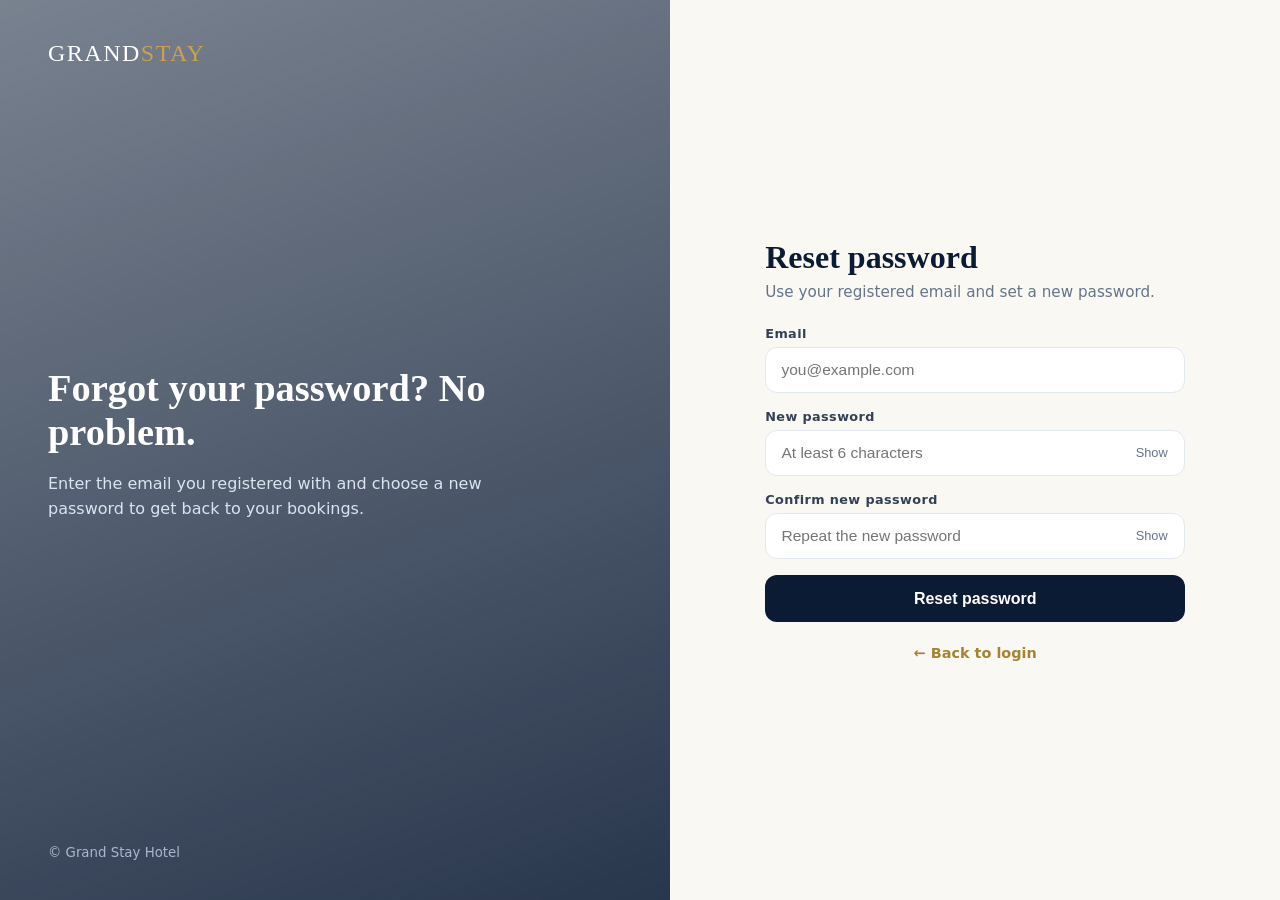
<file: frontend/forgot-password.html>
<!DOCTYPE html>
<html lang="en">
<head>
  <meta charset="UTF-8" />
  <meta name="viewport" content="width=device-width, initial-scale=1" />
  <title>Reset password - Grand Stay Hotel</title>
  <link rel="stylesheet" href="auth.css" />
</head>
<body class="auth">
  <aside class="visual" style="--bg:url('https://images.unsplash.com/photo-1578683010236-d716f9a3f461?auto=format&fit=crop&w=1400&q=80')">
    <a class="brand" href="index.html">GRAND<span>STAY</span></a>
    <div>
      <h2>Forgot your password? No problem.</h2>
      <p class="sub">Enter the email you registered with and choose a new password to get back to your bookings.</p>
    </div>
    <small>&copy; Grand Stay Hotel</small>
  </aside>

  <main class="panel">
    <div class="box">
      <a class="mobile-brand" href="index.html">GRAND<span>STAY</span></a>
      <h1>Reset password</h1>
      <p class="lead">Use your registered email and set a new password.</p>

      <div id="alert" class="alert" hidden></div>

      <form id="resetForm" novalidate>
        <div class="field">
          <label for="email">Email</label>
          <div class="input"><input type="email" id="email" autocomplete="email" placeholder="you@example.com" /></div>
        </div>
        <div class="field">
          <label for="newPassword">New password</label>
          <div class="input has-toggle">
            <input type="password" id="newPassword" autocomplete="new-password" placeholder="At least 6 characters" />
            <button type="button" class="toggle">Show</button>
          </div>
        </div>
        <div class="field">
          <label for="confirmPassword">Confirm new password</label>
          <div class="input has-toggle">
            <input type="password" id="confirmPassword" autocomplete="new-password" placeholder="Repeat the new password" />
            <button type="button" class="toggle">Show</button>
          </div>
        </div>
        <button type="submit" class="submit" id="submitBtn">Reset password</button>
      </form>

      <div class="alt"><a href="login.html">&larr; Back to login</a></div>
    </div>
  </main>

  <script src="config.js"></script>
  <script src="auth.js"></script>
  <script>
    const form = document.getElementById("resetForm");
    const alertBox = document.getElementById("alert");
    const btn = document.getElementById("submitBtn");
    const el = {
      email: document.getElementById("email"),
      newPassword: document.getElementById("newPassword"),
      confirmPassword: document.getElementById("confirmPassword"),
    };
    Auth.wireToggles();

    form.addEventListener("submit", async (e) => {
      e.preventDefault();
      Auth.clearFieldErrors(form);
      Auth.showAlert(alertBox, "", "");

      const payload = {
        email: el.email.value.trim(),
        newPassword: el.newPassword.value,
        confirmPassword: el.confirmPassword.value,
      };
      let ok = true;
      const fail = (k, m) => { Auth.setFieldError(el[k], m); ok = false; };
      if (!/^[^\s@]+@[^\s@]+\.[^\s@]+$/.test(payload.email)) fail("email", "Enter a valid email address");
      if (payload.newPassword.length < 6) fail("newPassword", "Password must be at least 6 characters");
      if (payload.confirmPassword !== payload.newPassword) fail("confirmPassword", "Passwords do not match");
      if (!ok) return;

      Auth.setBusy(btn, true, "Resetting...");
      const r = await Auth.post("/reset-password", payload);

      if (r.ok) {
        Auth.showAlert(alertBox, "success", "Password reset successfully. Redirecting to login...");
        setTimeout(() => { window.location.href = "login.html?reset=1"; }, 1200);
        return;
      }
      const msg = Auth.explain(r);
      Object.keys(msg.fields).forEach((k) => { if (el[k]) Auth.setFieldError(el[k], msg.fields[k]); });
      Auth.showAlert(alertBox, "error", msg.general || "Please fix the highlighted fields.");
      Auth.setBusy(btn, false, "Reset password");
    });
  </script>
</body>
</html>
</file>
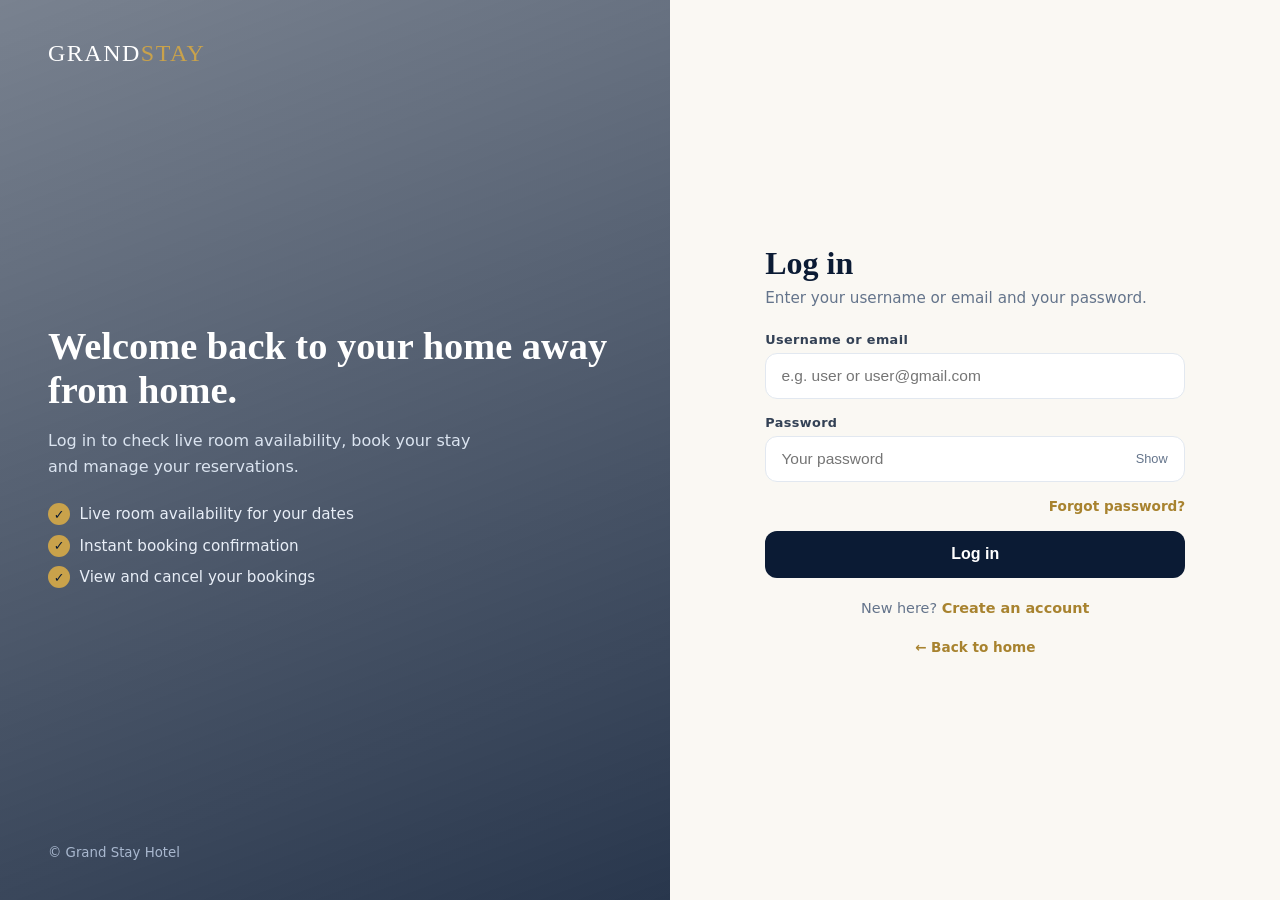
<file: frontend/login.html>
<!DOCTYPE html>
<html lang="en">
<head>
  <meta charset="UTF-8" />
  <meta name="viewport" content="width=device-width, initial-scale=1" />
  <title>Login - Grand Stay Hotel</title>
  <link rel="stylesheet" href="auth.css" />
</head>
<body class="auth">
  <aside class="visual" style="--bg:url('https://images.unsplash.com/photo-1566073771259-6a8506099945?auto=format&fit=crop&w=1400&q=80')">
    <a class="brand" href="index.html">GRAND<span>STAY</span></a>
    <div>
      <h2>Welcome back to your home away from home.</h2>
      <p class="sub">Log in to check live room availability, book your stay and manage your reservations.</p>
      <ul class="points">
        <li>Live room availability for your dates</li>
        <li>Instant booking confirmation</li>
        <li>View and cancel your bookings</li>
      </ul>
    </div>
    <small>&copy; Grand Stay Hotel</small>
  </aside>

  <main class="panel">
    <div class="box">
      <a class="mobile-brand" href="index.html">GRAND<span>STAY</span></a>
      <h1>Log in</h1>
      <p class="lead">Enter your username or email and your password.</p>

      <div id="alert" class="alert" hidden></div>

      <form id="loginForm" novalidate>
        <div class="field">
          <label for="usernameOrEmail">Username or email</label>
          <div class="input"><input type="text" id="usernameOrEmail" autocomplete="username" placeholder="e.g. user or user@gmail.com" /></div>
        </div>
        <div class="field">
          <label for="password">Password</label>
          <div class="input has-toggle">
            <input type="password" id="password" autocomplete="current-password" placeholder="Your password" />
            <button type="button" class="toggle">Show</button>
          </div>
        </div>
        <div class="row-between"><span></span><a href="forgot-password.html">Forgot password?</a></div>
        <button type="submit" class="submit" id="submitBtn">Log in</button>
      </form>

      <div class="alt">New here? <a href="signup.html">Create an account</a></div>
      <div class="alt" style="margin-top:0.4rem"><a class="home-link" href="index.html">&larr; Back to home</a></div>
    </div>
  </main>

  <script src="config.js"></script>
  <script src="auth.js"></script>
  <script>
    const form = document.getElementById("loginForm");
    const alertBox = document.getElementById("alert");
    const btn = document.getElementById("submitBtn");
    const idInput = document.getElementById("usernameOrEmail");
    const pwInput = document.getElementById("password");

    Auth.wireToggles();
    if (Auth.loggedIn()) window.location.replace("rooms.html");

    const params = new URLSearchParams(location.search);
    if (params.get("registered")) {
      Auth.showAlert(alertBox, "success", "Account created! Please log in.");
      idInput.value = params.get("registered");
      pwInput.focus();
    } else if (params.get("reset")) {
      Auth.showAlert(alertBox, "success", "Password changed. Please log in with your new password.");
    }

    form.addEventListener("submit", async (e) => {
      e.preventDefault();
      Auth.clearFieldErrors(form);
      Auth.showAlert(alertBox, "", "");

      const usernameOrEmail = idInput.value.trim();
      const password = pwInput.value;
      let bad = false;
      if (!usernameOrEmail) { Auth.setFieldError(idInput, "Username or email is required"); bad = true; }
      if (!password) { Auth.setFieldError(pwInput, "Password is required"); bad = true; }
      if (bad) return;

      Auth.setBusy(btn, true, "Logging in...");
      const r = await Auth.post("/login", { usernameOrEmail, password });

      if (r.ok && r.data && r.data.customer) {
        localStorage.setItem(SESSION_KEY, JSON.stringify(r.data.customer));
        Auth.showAlert(alertBox, "success", "Login successful. Taking you to the rooms...");
        setTimeout(() => { window.location.href = "rooms.html"; }, 600);
        return;
      }

      const msg = Auth.explain(r);
      Object.keys(msg.fields).forEach((k) => {
        if (k === "usernameOrEmail") Auth.setFieldError(idInput, msg.fields[k]);
        if (k === "password") Auth.setFieldError(pwInput, msg.fields[k]);
      });
      Auth.showAlert(alertBox, "error", msg.general || (Object.keys(msg.fields).length ? "" : "Login failed."));
      Auth.setBusy(btn, false, "Log in");
    });
  </script>
</body>
</html>
</file>
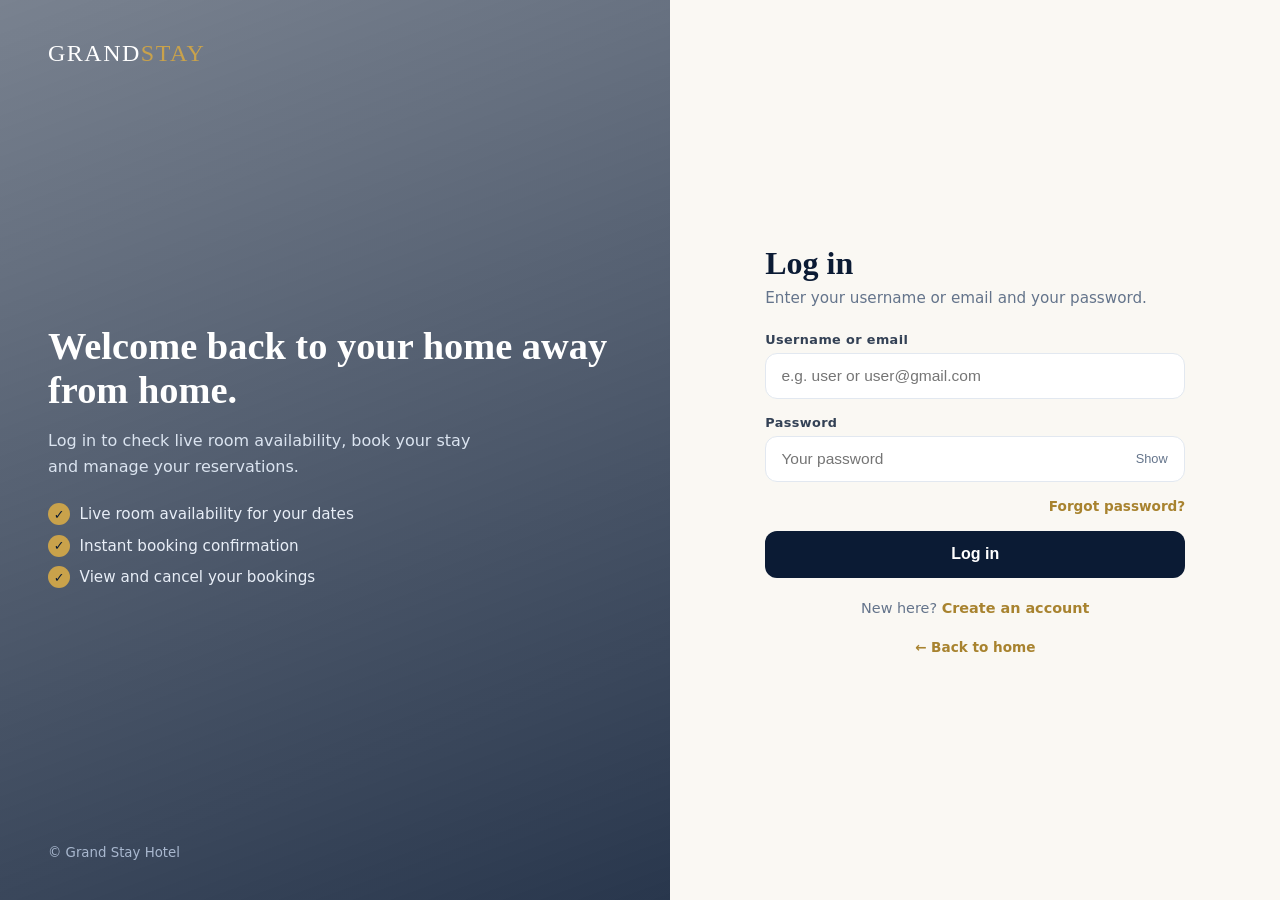
<file: frontend/rooms.html>
<!DOCTYPE html>
<html lang="en">
<head>
  <meta charset="UTF-8" />
  <meta name="viewport" content="width=device-width, initial-scale=1" />
  <title>Rooms - Grand Stay Hotel</title>
  <link rel="stylesheet" href="site.css" />
</head>
<body class="site">
  <header class="nav">
    <a class="brand" href="index.html">GRAND<span>STAY</span></a>
    <nav class="nav-links">
      <button class="link active" id="tabRooms" type="button">Rooms</button>
      <button class="link" id="tabBookings" type="button">My Bookings</button>
      <span class="user-chip"><span class="avatar" id="avatar">U</span><span id="userName"></span></span>
      <button class="link" id="logoutBtn" type="button">Logout</button>
    </nav>
  </header>

  <section class="hero small">
    <div>
      <div class="eyebrow">Room Availability</div>
      <h1 id="heroTitle">Welcome</h1>
      <p class="lead">Pick your dates to see which rooms are free, then book instantly.</p>
    </div>
  </section>

  <!-- ROOMS VIEW -->
  <main id="roomsView">
    <div class="search-wrap">
      <form class="search-bar" id="searchForm">
        <div>
          <label for="checkIn">Check-in</label>
          <input type="date" id="checkIn" required />
        </div>
        <div>
          <label for="checkOut">Check-out</label>
          <input type="date" id="checkOut" required />
        </div>
        <div>
          <label>Stay</label>
          <div class="nights-pill" id="nightsPill">-</div>
        </div>
        <button class="btn-gold" type="submit">Check availability</button>
      </form>
    </div>

    <section class="section">
      <div class="container">
        <div class="toolbar">
          <div class="chips" id="typeChips"></div>
          <div class="tools">
            <label>Max price <input type="range" id="priceRange" /> <b id="priceLabel"></b></label>
            <label>Sort
              <select id="sortBy">
                <option value="low">Price: low to high</option>
                <option value="high">Price: high to low</option>
                <option value="number">Room number</option>
              </select>
            </label>
          </div>
        </div>
        <div class="result-count" id="resultCount"></div>
        <div class="grid" id="roomGrid"></div>
      </div>
    </section>
  </main>

  <!-- BOOKINGS VIEW -->
  <main id="bookingsView" hidden>
    <section class="section">
      <div class="container">
        <div class="section-title">
          <div class="eyebrow">Your trips</div>
          <h2>My bookings</h2>
        </div>
        <div class="booking-list" id="bookingList"></div>
      </div>
    </section>
  </main>

  <!-- ROOM DETAIL / BOOKING MODAL -->
  <div class="modal-back" id="modalBack" hidden>
    <div class="modal" role="dialog" aria-modal="true">
      <button class="modal-close" id="modalClose" type="button" aria-label="Close">&times;</button>
      <div class="gallery">
        <div class="main"><img id="galleryMain" alt="Room photo" /></div>
        <div class="thumbs" id="thumbs"></div>
      </div>
      <div class="modal-info">
        <div>
          <div class="room-no" id="mRoomNo"></div>
          <h2 id="mTitle"></h2>
        </div>
        <p class="room-desc" id="mDesc"></p>
        <div class="amenities" id="mAmenities"></div>
        <div class="breakdown" id="mBreakdown"></div>
        <div class="form-error" id="mError"></div>
        <button class="btn-gold" id="confirmBtn" type="button">Confirm booking</button>
      </div>
    </div>
  </div>

  <div class="toast-box" id="toasts"></div>
  <footer class="footer">&copy; Grand Stay Hotel &middot; Hotel Management System (Microservices)</footer>

  <script src="config.js"></script>
  <script src="rooms.js"></script>
</body>
</html>
</file>
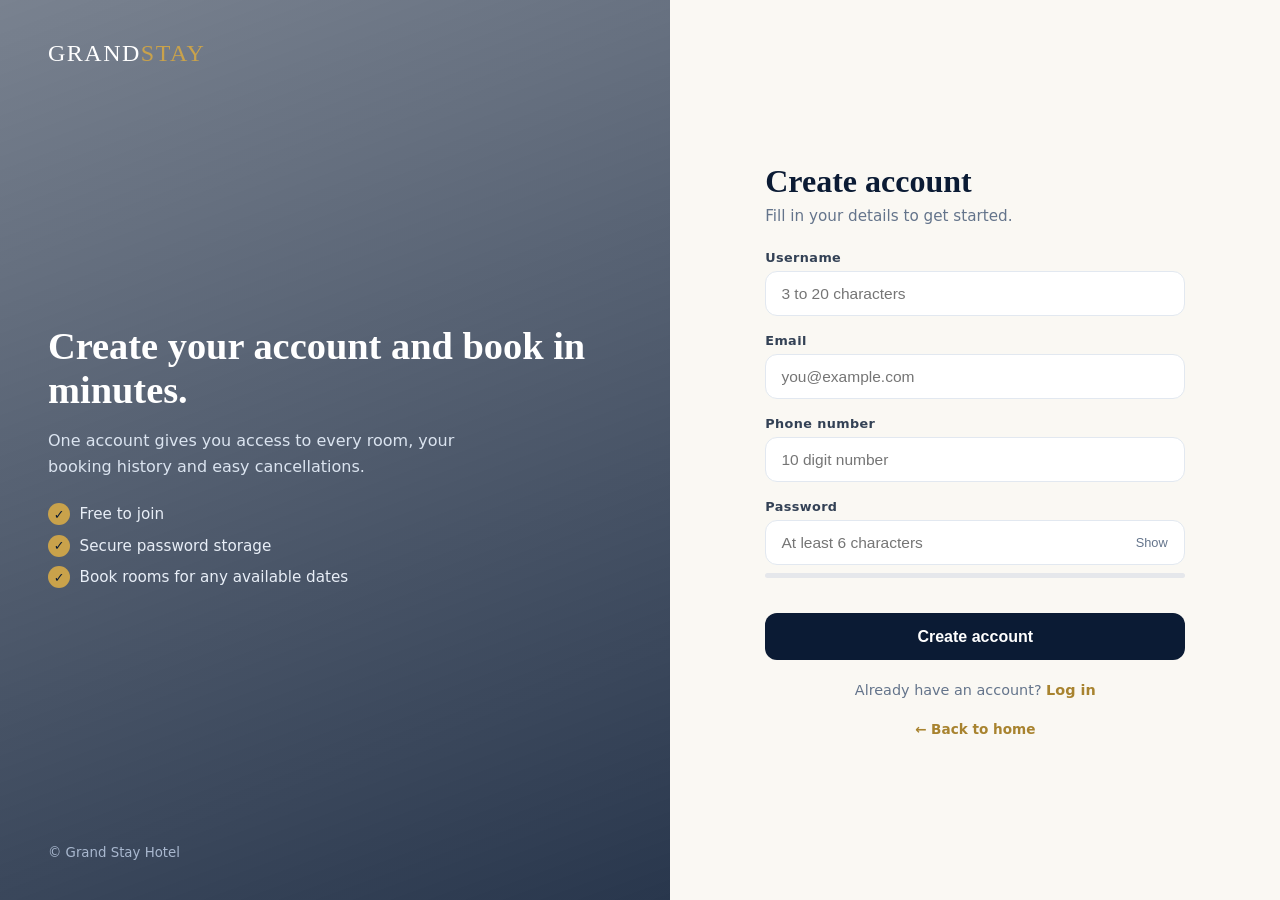
<file: frontend/signup.html>
<!DOCTYPE html>
<html lang="en">
<head>
  <meta charset="UTF-8" />
  <meta name="viewport" content="width=device-width, initial-scale=1" />
  <title>Sign up - Grand Stay Hotel</title>
  <link rel="stylesheet" href="auth.css" />
</head>
<body class="auth">
  <aside class="visual" style="--bg:url('https://images.unsplash.com/photo-1582719478250-c89cae4dc85b?auto=format&fit=crop&w=1400&q=80')">
    <a class="brand" href="index.html">GRAND<span>STAY</span></a>
    <div>
      <h2>Create your account and book in minutes.</h2>
      <p class="sub">One account gives you access to every room, your booking history and easy cancellations.</p>
      <ul class="points">
        <li>Free to join</li>
        <li>Secure password storage</li>
        <li>Book rooms for any available dates</li>
      </ul>
    </div>
    <small>&copy; Grand Stay Hotel</small>
  </aside>

  <main class="panel">
    <div class="box">
      <a class="mobile-brand" href="index.html">GRAND<span>STAY</span></a>
      <h1>Create account</h1>
      <p class="lead">Fill in your details to get started.</p>

      <div id="alert" class="alert" hidden></div>

      <form id="signupForm" novalidate>
        <div class="field">
          <label for="username">Username</label>
          <div class="input"><input type="text" id="username" autocomplete="username" placeholder="3 to 20 characters" maxlength="20" /></div>
        </div>
        <div class="field">
          <label for="email">Email</label>
          <div class="input"><input type="email" id="email" autocomplete="email" placeholder="you@example.com" /></div>
        </div>
        <div class="field">
          <label for="phoneNumber">Phone number</label>
          <div class="input"><input type="text" id="phoneNumber" inputmode="numeric" autocomplete="tel" placeholder="10 digit number" maxlength="10" /></div>
        </div>
        <div class="field">
          <label for="password">Password</label>
          <div class="input has-toggle">
            <input type="password" id="password" autocomplete="new-password" placeholder="At least 6 characters" />
            <button type="button" class="toggle">Show</button>
          </div>
          <div class="strength"><i id="strengthBar"></i></div>
          <div class="strength-text" id="strengthText">&nbsp;</div>
        </div>
        <button type="submit" class="submit" id="submitBtn">Create account</button>
      </form>

      <div class="alt">Already have an account? <a href="login.html">Log in</a></div>
      <div class="alt" style="margin-top:0.4rem"><a class="home-link" href="index.html">&larr; Back to home</a></div>
    </div>
  </main>

  <script src="config.js"></script>
  <script src="auth.js"></script>
  <script>
    const form = document.getElementById("signupForm");
    const alertBox = document.getElementById("alert");
    const btn = document.getElementById("submitBtn");
    const el = {
      username: document.getElementById("username"),
      email: document.getElementById("email"),
      phoneNumber: document.getElementById("phoneNumber"),
      password: document.getElementById("password"),
    };

    Auth.wireToggles();
    if (Auth.loggedIn()) window.location.replace("rooms.html");

    el.phoneNumber.addEventListener("input", () => {
      el.phoneNumber.value = el.phoneNumber.value.replace(/\D/g, "").slice(0, 10);
    });

    el.password.addEventListener("input", () => {
      const v = el.password.value;
      let score = 0;
      if (v.length >= 6) score++;
      if (v.length >= 10) score++;
      if (/[A-Z]/.test(v) && /[a-z]/.test(v)) score++;
      if (/\d/.test(v) && /[^A-Za-z0-9]/.test(v)) score++;
      const bar = document.getElementById("strengthBar");
      const label = ["Too short", "Weak", "Okay", "Good", "Strong"][v ? score : 0];
      bar.style.width = (v ? Math.max(score, 1) * 25 : 0) + "%";
      bar.style.background = ["#ef4444", "#ef4444", "#f59e0b", "#84cc16", "#16a34a"][v ? score : 0];
      document.getElementById("strengthText").textContent = v ? "Password strength: " + label : "\u00a0";
    });

    function validate(p) {
      let ok = true;
      const fail = (k, m) => { Auth.setFieldError(el[k], m); ok = false; };
      if (p.username.length < 3 || p.username.length > 20) fail("username", "Username must be 3 to 20 characters");
      if (!/^[^\s@]+@[^\s@]+\.[^\s@]+$/.test(p.email)) fail("email", "Enter a valid email address");
      if (!/^\d{10}$/.test(el.phoneNumber.value)) fail("phoneNumber", "Phone number must be exactly 10 digits");
      else if (el.phoneNumber.value[0] === "0") fail("phoneNumber", "Phone number cannot start with 0");
      if (p.password.length < 6) fail("password", "Password must be at least 6 characters");
      return ok;
    }

    form.addEventListener("submit", async (e) => {
      e.preventDefault();
      Auth.clearFieldErrors(form);
      Auth.showAlert(alertBox, "", "");

      const payload = {
        username: el.username.value.trim(),
        email: el.email.value.trim(),
        phoneNumber: Number(el.phoneNumber.value),
        password: el.password.value,
      };
      if (!validate(payload)) return;

      Auth.setBusy(btn, true, "Creating account...");
      const r = await Auth.post("/signup", payload);

      if (r.ok && r.data && r.data.customerId) {
        Auth.showAlert(alertBox, "success", `Welcome, ${r.data.username}! Redirecting you to login...`);
        setTimeout(() => {
          window.location.href = "login.html?registered=" + encodeURIComponent(r.data.username);
        }, 1000);
        return;
      }

      const msg = Auth.explain(r);
      Object.keys(msg.fields).forEach((k) => { if (el[k]) Auth.setFieldError(el[k], msg.fields[k]); });
      Auth.showAlert(alertBox, "error", msg.general || (Object.keys(msg.fields).length ? "Please fix the highlighted fields." : "Signup failed."));
      Auth.setBusy(btn, false, "Create account");
    });
  </script>
</body>
</html>
</file>
<file: frontend/auth.css>
:root {
  --navy: #0b1b34;
  --navy-2: #13294f;
  --gold: #c9a24b;
  --gold-dark: #a8832f;
  --ink: #0f172a;
  --soft: #64748b;
  --line: #e2e8f0;
  --bad: #b91c1c;
  --ok: #15803d;
}
* { box-sizing: border-box; }
[hidden] { display: none !important; }

body.auth {
  margin: 0;
  min-height: 100vh;
  display: grid;
  grid-template-columns: 1.1fr 1fr;
  font-family: "Segoe UI", system-ui, Arial, sans-serif;
  color: var(--ink);
  background: #fff;
}

/* ---------- Left visual panel ---------- */
.visual {
  position: relative;
  display: flex;
  flex-direction: column;
  justify-content: space-between;
  padding: 2.5rem 3rem;
  color: #fff;
  background:
    linear-gradient(160deg, rgba(11,27,52,0.55), rgba(11,27,52,0.88)),
    var(--bg) center/cover no-repeat;
}
.visual .brand { font-family: Georgia, serif; font-size: 1.5rem; letter-spacing: 1.5px; color: #fff; text-decoration: none; }
.visual .brand span { color: var(--gold); }
.visual h2 { font-family: Georgia, serif; font-size: clamp(1.8rem, 3vw, 2.8rem); line-height: 1.15; margin: 0 0 1rem; }
.visual p.sub { color: #dbe4f0; max-width: 440px; line-height: 1.6; margin: 0 0 1.5rem; }
.points { list-style: none; padding: 0; margin: 0; display: grid; gap: 0.6rem; }
.points li { display: flex; gap: 0.6rem; align-items: center; color: #e8eef7; font-size: 0.95rem; }
.points li::before { content: "✓"; display: grid; place-items: center; width: 22px; height: 22px; border-radius: 50%; background: var(--gold); color: var(--navy); font-weight: 700; font-size: 0.8rem; flex: none; }
.visual small { color: #a9b8cf; }

/* ---------- Right form panel ---------- */
.panel { display: flex; align-items: center; justify-content: center; padding: 2.5rem 1.5rem; background: #faf8f3; }
.box { width: 100%; max-width: 420px; }
.box .mobile-brand { display: none; font-family: Georgia, serif; font-size: 1.4rem; color: var(--navy); text-decoration: none; margin-bottom: 1rem; }
.box .mobile-brand span { color: var(--gold-dark); }
.box h1 { font-family: Georgia, serif; font-size: 2rem; margin: 0 0 0.4rem; color: var(--navy); }
.box .lead { margin: 0 0 1.6rem; color: var(--soft); font-size: 0.95rem; }

form { display: grid; gap: 1.05rem; }
.field label { display: block; font-size: 0.8rem; font-weight: 600; letter-spacing: 0.4px; color: #334155; margin-bottom: 0.35rem; }
.input { position: relative; }
.input input {
  width: 100%; padding: 0.8rem 0.95rem; font-size: 0.97rem; color: var(--ink);
  background: #fff; border: 1.5px solid var(--line); border-radius: 12px; transition: border-color 0.15s, box-shadow 0.15s;
}
.input input:focus { outline: none; border-color: var(--gold); box-shadow: 0 0 0 4px rgba(201,162,75,0.18); }
.field.invalid .input input { border-color: #f87171; background: #fff7f7; }
.field .err { color: var(--bad); font-size: 0.8rem; margin-top: 0.3rem; min-height: 0; }
.toggle { position: absolute; right: 8px; top: 50%; transform: translateY(-50%); background: none; border: none; color: var(--soft); font-size: 0.8rem; cursor: pointer; padding: 0.4rem 0.6rem; border-radius: 8px; }
.toggle:hover { background: #f1f5f9; color: var(--navy); }
.input.has-toggle input { padding-right: 4.2rem; }

.row2 { display: grid; grid-template-columns: 1fr 1fr; gap: 1rem; }
.row-between { display: flex; justify-content: space-between; align-items: center; font-size: 0.85rem; }
.row-between a, .alt a { color: var(--gold-dark); font-weight: 600; text-decoration: none; }
.row-between a:hover, .alt a:hover { text-decoration: underline; }

.strength { height: 5px; border-radius: 99px; background: #e5e7eb; overflow: hidden; margin-top: 0.5rem; }
.strength i { display: block; height: 100%; width: 0; background: #ef4444; transition: width 0.25s, background 0.25s; }
.strength-text { font-size: 0.75rem; color: var(--soft); margin-top: 0.25rem; }

.submit {
  display: flex; align-items: center; justify-content: center; gap: 0.6rem;
  padding: 0.9rem 1rem; border: none; border-radius: 12px; cursor: pointer;
  background: var(--navy); color: #fff; font-size: 1rem; font-weight: 600; transition: background 0.2s, transform 0.1s;
}
.submit:hover { background: var(--navy-2); }
.submit:active { transform: translateY(1px); }
.submit:disabled { opacity: 0.7; cursor: wait; }
.spin { width: 16px; height: 16px; border: 2px solid rgba(255,255,255,0.4); border-top-color: #fff; border-radius: 50%; animation: spin 0.7s linear infinite; }
@keyframes spin { to { transform: rotate(360deg); } }

.alert { padding: 0.8rem 1rem; border-radius: 12px; font-size: 0.9rem; line-height: 1.45; margin-bottom: 1rem; }
.alert.error { background: #fef2f2; color: var(--bad); border: 1px solid #fecaca; }
.alert.success { background: #f0fdf4; color: var(--ok); border: 1px solid #bbf7d0; }
.alert.info { background: #eff6ff; color: #1d4ed8; border: 1px solid #bfdbfe; }

.alt { margin-top: 1.4rem; text-align: center; color: var(--soft); font-size: 0.9rem; }
.home-link { display: inline-block; margin-top: 1rem; color: var(--soft); font-size: 0.85rem; text-decoration: none; }
.home-link:hover { color: var(--navy); }

@media (max-width: 860px) {
  body.auth { grid-template-columns: 1fr; }
  .visual { display: none; }
  .box .mobile-brand { display: inline-block; }
  .panel { align-items: flex-start; padding-top: 2rem; min-height: 100vh; }
}
@media (max-width: 440px) { .row2 { grid-template-columns: 1fr; } }
</file>
<file: frontend/site.css>
:root {
  --ink: #0f172a;
  --ink-soft: #475569;
  --gold: #c9a24b;
  --gold-dark: #a8832f;
  --navy: #0b1b34;
  --paper: #f8f6f1;
  --card: #ffffff;
  --line: #e7e2d6;
  --ok: #15803d;
  --bad: #b91c1c;
  --radius: 16px;
  --shadow: 0 12px 34px rgba(11, 27, 52, 0.12);
}

* { box-sizing: border-box; }
[hidden] { display: none !important; }

html { scroll-behavior: smooth; }

body.site {
  display: block;
  min-height: 100vh;
  margin: 0;
  background: var(--paper);
  color: var(--ink);
  font-family: "Segoe UI", system-ui, Arial, sans-serif;
}

body.site h1, body.site h2, body.site h3 {
  font-family: Georgia, "Times New Roman", serif;
  color: inherit;
  margin: 0;
}

body.site p { color: inherit; font-size: 1rem; margin: 0; }

/* ---------- Top navigation ---------- */
.nav {
  position: sticky;
  top: 0;
  z-index: 50;
  display: flex;
  align-items: center;
  justify-content: space-between;
  padding: 0.85rem 2rem;
  background: rgba(11, 27, 52, 0.94);
  backdrop-filter: blur(8px);
  color: #fff;
}
.brand { font-family: Georgia, serif; font-size: 1.35rem; letter-spacing: 1px; color: #fff; text-decoration: none; }
.brand span { color: var(--gold); }
.nav-links { display: flex; align-items: center; gap: 0.5rem; flex-wrap: wrap; }
.nav-links a, .nav-links button.link {
  color: #e2e8f0; background: none; border: none; cursor: pointer;
  padding: 0.5rem 0.9rem; border-radius: 999px; font-size: 0.92rem; text-decoration: none;
}
.nav-links a:hover, .nav-links button.link:hover, .nav-links .active { background: rgba(255,255,255,0.12); color: #fff; }
.user-chip { display: flex; align-items: center; gap: 0.5rem; padding: 0.3rem 0.8rem 0.3rem 0.3rem; background: rgba(255,255,255,0.1); border-radius: 999px; font-size: 0.9rem; }
.avatar { width: 30px; height: 30px; border-radius: 50%; background: var(--gold); color: var(--navy); display: grid; place-items: center; font-weight: 700; }

/* ---------- Buttons ---------- */
.btn-gold, .btn-ghost, .btn-dark {
  display: inline-flex; align-items: center; justify-content: center; gap: 0.4rem;
  padding: 0.75rem 1.4rem; border-radius: 999px; border: 1px solid transparent;
  font-size: 0.95rem; font-weight: 600; cursor: pointer; text-decoration: none; transition: all 0.2s;
}
.btn-gold { background: var(--gold); color: var(--navy); }
.btn-gold:hover { background: var(--gold-dark); color: #fff; transform: translateY(-1px); }
.btn-gold:disabled { opacity: 0.55; cursor: not-allowed; transform: none; }
.btn-ghost { background: transparent; color: #fff; border-color: rgba(255,255,255,0.6); }
.btn-ghost:hover { background: #fff; color: var(--navy); }
.btn-dark { background: var(--navy); color: #fff; }
.btn-dark:hover { background: #162c52; }
.btn-danger { background: #fff; color: var(--bad); border: 1px solid #fecaca; }
.btn-danger:hover { background: #fee2e2; }
.btn-sm { padding: 0.5rem 1rem; font-size: 0.85rem; }

/* ---------- Hero ---------- */
.hero {
  position: relative;
  min-height: 78vh;
  display: grid;
  place-items: center;
  text-align: center;
  color: #fff;
  background:
    linear-gradient(180deg, rgba(11,27,52,0.55), rgba(11,27,52,0.78)),
    url("https://images.unsplash.com/photo-1566073771259-6a8506099945?auto=format&fit=crop&w=1800&q=80") center/cover no-repeat;
  padding: 4rem 1.5rem 6rem;
}
.hero.small { min-height: 46vh; padding-bottom: 7rem; }
.hero .eyebrow { letter-spacing: 4px; text-transform: uppercase; font-size: 0.8rem; color: var(--gold); margin-bottom: 1rem; }
body.site .hero h1 { font-size: clamp(2.2rem, 5vw, 4rem); line-height: 1.1; margin-bottom: 1rem; }
body.site .hero p.lead { max-width: 620px; margin: 0 auto 2rem; color: #e2e8f0; font-size: 1.1rem; }
body.site .hero.small p.lead { margin-bottom: 0; }
.hero-actions { display: flex; gap: 0.8rem; justify-content: center; flex-wrap: wrap; }

/* ---------- Search bar ---------- */
.search-wrap { max-width: 1050px; margin: -4.5rem auto 0; padding: 0 1.25rem; position: relative; z-index: 5; }
.search-bar {
  display: grid; grid-template-columns: repeat(3, 1fr) auto; gap: 1rem; align-items: end;
  background: var(--card); padding: 1.4rem 1.6rem; border-radius: var(--radius); box-shadow: var(--shadow);
}
.search-bar label { display: block; font-size: 0.75rem; text-transform: uppercase; letter-spacing: 1px; color: var(--ink-soft); margin-bottom: 0.35rem; }
.search-bar input, .search-bar select {
  width: 100%; padding: 0.75rem 0.9rem; border: 1px solid var(--line); border-radius: 10px; font-size: 0.95rem; background: #fff; color: var(--ink);
}
.search-bar input:focus, .search-bar select:focus { outline: none; border-color: var(--gold); box-shadow: 0 0 0 3px rgba(201,162,75,0.2); }
.nights-pill { font-size: 0.9rem; color: var(--ink-soft); padding: 0.75rem 0; }
.nights-pill b { color: var(--navy); }

/* ---------- Sections ---------- */
.container { max-width: 1200px; margin: 0 auto; padding: 0 1.25rem; }
.section { padding: 3.5rem 0; }
.section-title { text-align: center; margin-bottom: 2.2rem; }
.section-title .eyebrow { color: var(--gold-dark); letter-spacing: 3px; text-transform: uppercase; font-size: 0.78rem; margin-bottom: 0.5rem; }
.section-title h2 { font-size: 2rem; color: var(--navy); }
.section-title p { color: var(--ink-soft); margin-top: 0.6rem; }

/* ---------- Filters ---------- */
.toolbar { display: flex; flex-wrap: wrap; gap: 1rem; align-items: center; justify-content: space-between; margin-bottom: 1.5rem; }
.chips { display: flex; gap: 0.5rem; flex-wrap: wrap; }
.chip {
  padding: 0.45rem 1rem; border-radius: 999px; border: 1px solid var(--line); background: #fff;
  cursor: pointer; font-size: 0.88rem; color: var(--ink-soft); transition: all 0.15s;
}
.chip:hover { border-color: var(--gold); }
.chip.active { background: var(--navy); border-color: var(--navy); color: #fff; }
.tools { display: flex; gap: 1rem; align-items: center; flex-wrap: wrap; }
.tools label { font-size: 0.85rem; color: var(--ink-soft); display: flex; align-items: center; gap: 0.5rem; margin: 0; }
.tools input[type="range"] { width: 150px; padding: 0; accent-color: var(--gold-dark); }
.tools select { padding: 0.5rem 0.7rem; border-radius: 8px; border: 1px solid var(--line); background: #fff; }
.result-count { color: var(--ink-soft); font-size: 0.9rem; margin-bottom: 1rem; }

/* ---------- Room cards ---------- */
.grid { display: grid; grid-template-columns: repeat(auto-fill, minmax(320px, 1fr)); gap: 1.6rem; }
.room-card {
  background: var(--card); border-radius: var(--radius); overflow: hidden; box-shadow: 0 4px 16px rgba(11,27,52,0.07);
  display: flex; flex-direction: column; transition: transform 0.25s, box-shadow 0.25s; border: 1px solid var(--line);
}
.room-card:hover { transform: translateY(-6px); box-shadow: var(--shadow); }
.room-img { position: relative; height: 220px; overflow: hidden; background: #dfd9c8; }
.room-img img { width: 100%; height: 100%; object-fit: cover; transition: transform 0.5s; }
.room-card:hover .room-img img { transform: scale(1.07); }
.badge { position: absolute; top: 12px; left: 12px; padding: 0.3rem 0.75rem; border-radius: 999px; font-size: 0.75rem; font-weight: 700; background: rgba(21,128,61,0.92); color: #fff; }
.badge.tier { left: auto; right: 12px; background: rgba(11,27,52,0.85); }
.room-body { padding: 1.2rem 1.3rem 1.4rem; display: flex; flex-direction: column; gap: 0.7rem; flex: 1; }
.room-body h3 { font-size: 1.25rem; color: var(--navy); }
.room-no { font-size: 0.8rem; color: var(--ink-soft); }
.room-desc { color: var(--ink-soft); font-size: 0.9rem; line-height: 1.5; }
.amenities { display: flex; flex-wrap: wrap; gap: 0.4rem; }
.amenity { font-size: 0.78rem; background: #f4efe2; color: #6b5420; padding: 0.25rem 0.6rem; border-radius: 999px; }
.room-foot { margin-top: auto; display: flex; align-items: flex-end; justify-content: space-between; gap: 0.5rem; padding-top: 0.6rem; border-top: 1px dashed var(--line); }
.price { font-size: 1.5rem; font-weight: 700; color: var(--navy); }
.price small { font-size: 0.78rem; font-weight: 400; color: var(--ink-soft); }
.total-line { font-size: 0.8rem; color: var(--ink-soft); }
.card-actions { display: flex; gap: 0.5rem; }

/* ---------- Skeleton + empty ---------- */
.skeleton { height: 420px; border-radius: var(--radius); background: linear-gradient(100deg, #ece7d9 30%, #f6f2e6 50%, #ece7d9 70%); background-size: 200% 100%; animation: shimmer 1.2s infinite; }
@keyframes shimmer { to { background-position-x: -200%; } }
.empty { text-align: center; padding: 3.5rem 1rem; color: var(--ink-soft); background: #fff; border-radius: var(--radius); border: 1px dashed var(--line); }
.empty .big { font-size: 3rem; }
.empty h3 { color: var(--navy); margin: 0.6rem 0 0.4rem; }

/* ---------- Bookings ---------- */
.booking-list { display: grid; gap: 1rem; }
.booking-item { display: grid; grid-template-columns: 180px 1fr auto; gap: 1.2rem; align-items: center; background: #fff; border: 1px solid var(--line); border-radius: var(--radius); overflow: hidden; }
.booking-item img { width: 180px; height: 130px; object-fit: cover; }
.booking-info { padding: 0.8rem 0; }
.booking-info h3 { font-size: 1.1rem; color: var(--navy); margin-bottom: 0.3rem; }
.booking-info p { color: var(--ink-soft); font-size: 0.9rem; margin: 0.15rem 0; }
.booking-side { padding: 1rem 1.3rem; text-align: right; display: flex; flex-direction: column; gap: 0.6rem; align-items: flex-end; }
.status { padding: 0.25rem 0.8rem; border-radius: 999px; font-size: 0.78rem; font-weight: 700; }
.status.confirmed { background: #dcfce7; color: var(--ok); }
.status.cancelled { background: #fee2e2; color: var(--bad); }
.status.other { background: #e0e7ff; color: #3730a3; }

/* ---------- Modal ---------- */
.modal-back { position: fixed; inset: 0; background: rgba(8,15,30,0.7); display: grid; place-items: center; z-index: 100; padding: 1rem; overflow-y: auto; }
.modal { background: #fff; width: 100%; max-width: 900px; border-radius: 20px; overflow: hidden; display: grid; grid-template-columns: 1.1fr 1fr; position: relative; animation: pop 0.25s ease; }
@keyframes pop { from { transform: scale(0.95); opacity: 0; } }
.modal-close { position: absolute; top: 12px; right: 12px; z-index: 2; width: 36px; height: 36px; border-radius: 50%; border: none; background: rgba(255,255,255,0.92); font-size: 1.2rem; cursor: pointer; }
.gallery .main { height: 340px; }
.gallery .main img { width: 100%; height: 100%; object-fit: cover; display: block; }
.thumbs { display: flex; gap: 0.5rem; padding: 0.6rem; background: #f4efe2; }
.thumbs img { width: 25%; height: 70px; object-fit: cover; border-radius: 8px; cursor: pointer; opacity: 0.65; border: 2px solid transparent; }
.thumbs img.on, .thumbs img:hover { opacity: 1; border-color: var(--gold); }
.modal-info { padding: 1.8rem; display: flex; flex-direction: column; gap: 0.9rem; }
.modal-info h2 { font-size: 1.6rem; color: var(--navy); }
.breakdown { background: #faf7ee; border: 1px solid var(--line); border-radius: 12px; padding: 0.9rem 1rem; font-size: 0.92rem; }
.breakdown div { display: flex; justify-content: space-between; padding: 0.2rem 0; }
.breakdown .sum { border-top: 1px solid var(--line); margin-top: 0.4rem; padding-top: 0.6rem; font-weight: 700; color: var(--navy); font-size: 1.05rem; }
.form-error { color: var(--bad); font-size: 0.88rem; min-height: 1.2rem; }

/* ---------- Highlights (home) ---------- */
.features { display: grid; grid-template-columns: repeat(auto-fit, minmax(220px, 1fr)); gap: 1.4rem; }
.feature { background: #fff; padding: 1.8rem; border-radius: var(--radius); border: 1px solid var(--line); text-align: center; }
.feature .icon { font-size: 2.2rem; }
.feature h3 { margin: 0.7rem 0 0.4rem; color: var(--navy); font-size: 1.1rem; }
.feature p { color: var(--ink-soft); font-size: 0.9rem; }
.showcase { display: grid; grid-template-columns: repeat(auto-fit, minmax(260px, 1fr)); gap: 1.2rem; }
.showcase figure { margin: 0; position: relative; border-radius: var(--radius); overflow: hidden; height: 260px; }
.showcase img { width: 100%; height: 100%; object-fit: cover; transition: transform 0.5s; }
.showcase figure:hover img { transform: scale(1.08); }
.showcase figcaption { position: absolute; left: 0; right: 0; bottom: 0; padding: 1.4rem 1rem 0.9rem; color: #fff; font-family: Georgia, serif; font-size: 1.15rem; background: linear-gradient(transparent, rgba(0,0,0,0.7)); }

.footer { background: var(--navy); color: #94a3b8; text-align: center; padding: 2rem 1rem; font-size: 0.88rem; margin-top: 3rem; }

/* ---------- Toast ---------- */
.toast-box { position: fixed; bottom: 24px; right: 24px; display: flex; flex-direction: column; gap: 0.6rem; z-index: 200; }
.toast { padding: 0.85rem 1.2rem; border-radius: 12px; color: #fff; box-shadow: var(--shadow); max-width: 340px; animation: pop 0.25s ease; font-size: 0.92rem; }
.toast.ok { background: var(--ok); }
.toast.err { background: var(--bad); }

/* ---------- Responsive ---------- */
@media (max-width: 860px) {
  .search-bar { grid-template-columns: 1fr 1fr; }
  .search-bar button { grid-column: 1 / -1; }
  .modal { grid-template-columns: 1fr; }
  .gallery .main { height: 240px; }
  .booking-item { grid-template-columns: 1fr; }
  .booking-item img { width: 100%; height: 170px; }
  .booking-side { align-items: flex-start; text-align: left; padding-top: 0; }
  .nav { padding: 0.7rem 1rem; }
}
</file>
